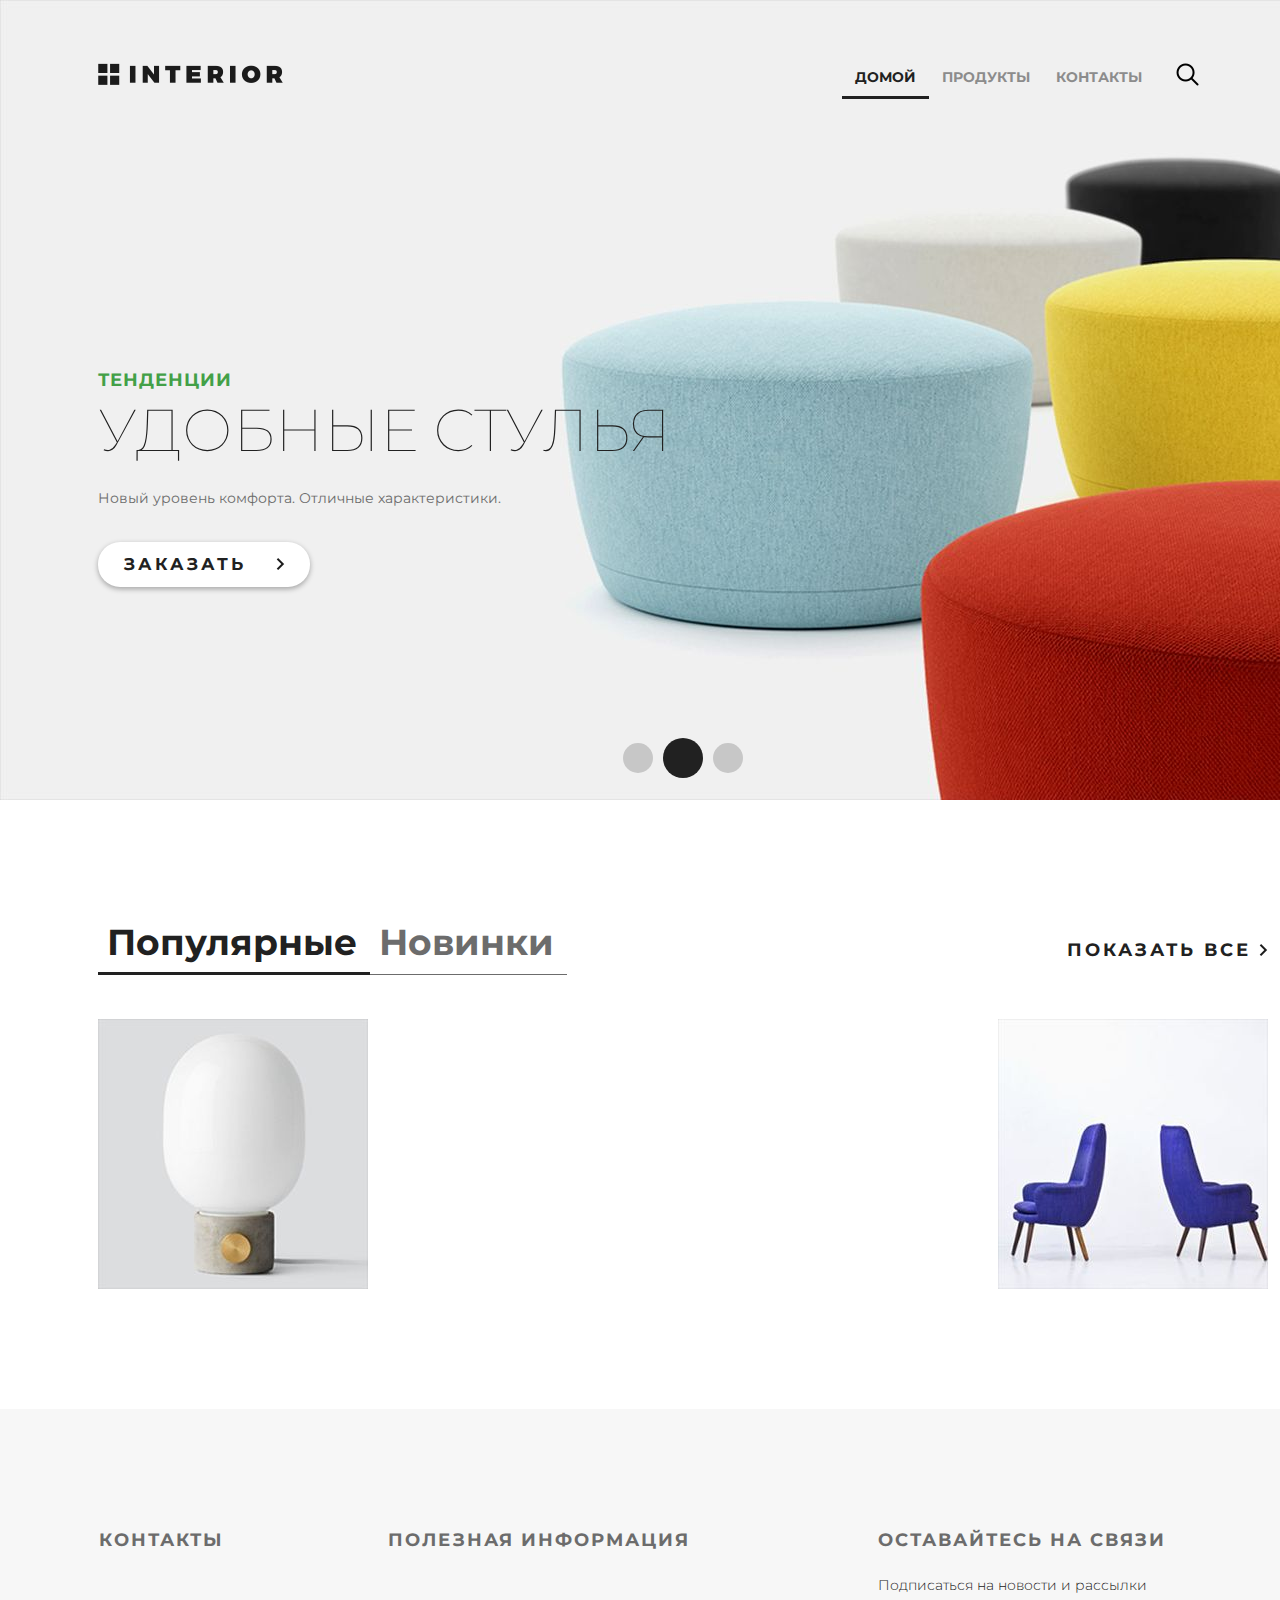
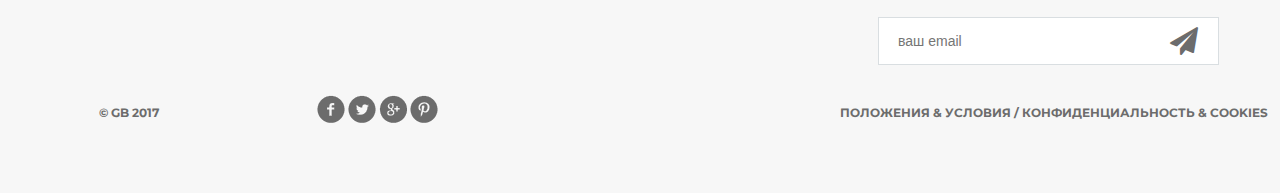
<file: base_site/index.html>
<!DOCTYPE html>
<html>
<head>
	<meta charset="utf-8">
	<title>Магазин</title>
	<link rel="stylesheet" type="text/css" href="style.css">
	<link rel="stylesheet" href="fonts/font-awesome/css/font-awesome.css">
</head>
<body>
	<div class="container">
		<div class="slider">
			<div class="header clearfix">
				<a href="index.html" class="logo"></a>
				<ul class="menu">
					<li><a href="index.html" class="active">домой</a></li>
					<li><a href="products.html">продукты</a></li>
					<li><a href="contact.html">контакты</a></li>
				</ul>
				<a href="#" class="search"></a>
			</div>
			<div class="text-slider">
				<h3 class="green">тенденции</h3>
				<h3 class="big"> удобные стулья</h3>
				<p>Новый уровень комфорта. Отличные характеристики.</p>
				<a href="#" class="button-order">заказать <img src="img/arrow.png" alt=""></a>
			</div>	
			<div class="navi">
				<a href="#"></a><a href="#"></a><a href="#"></a>
			</div>
		</div>

		<div class="featured">
			<div class="featured-menu">
					<a class="active" href="#">Популярные</a><a href="#">Новинки</a>
			</div>
			<a class="explore" href="#">показать все <img src="img/arrow.png" alt=""></a>
			<div class="clearfix">
			</div>
			<div class="tab-content">
				<div class="block">
					<a href="#"><img src="img/product-1.jpg" alt=""> 
						<div class="text">
							<img src="img/icon-hover.png" alt="img">
							<h4>Отличный стул</h4>
							<p>Расположитесь комфортно. </p>
						</div> 
					</a>
				</div>
				<div class="block">
					<a href="#"><img src="img/product-2.jpg" alt="">
						<div class="text">
							<img src="img/icon-hover.png" alt="">
							<h4>Стул повышенного качества</h4>
							<p>Не оторваться. </p>
						</div>
					</a>
				</div>	
			</div>
		</div>
		
		<div class="clr"></div>

	</div>

    <div class="footer">
        <div class="clearfix">
            <div class="text-footer">
                <h3>контакты</h3>
            </div>
            <div class="text-footer">
                <h3>полезная информация</h3>
            </div>
            <div class="text-footer clearfix">
                <h3>Оставайтесь на связи</h3>
                <p>Подписаться на новости и рассылки</p>
                <form>
                    <input type="email" name="email" placeholder="ваш email">
                    <a href="#"><i class="fa fa-paper-plane fa-2x" aria-hidden="true"></i></a>
                </form>
            </div>
        </div>
        <p class="small">&copy; GB 2017</p>
        <div class="social">
            <a href="#" class="social1"></a>
            <a href="#" class="social2"></a>
            <a href="#" class="social3"></a>
            <a href="#" class="social4"></a>
        </div>
        <p class="small">Положения &amp; Условия  /  Конфиденциальность &amp; Cookies</p>
    </div>	
	
</body>
</html>
</file>
<file: base_site/style.css>
@import url('https://fonts.googleapis.com/css?family=Montserrat:100,300,400,700');
* {
	margin: 0;
	padding: 0;
}

body {
	font-family: 'Montserrat', sans-serif;
}

html, body {
	height: 100%;
}

.clr {
	height: 384px;
}

.container {
	width: 1366px;
	margin: 0 auto;
	min-height: 100%;
}

.slider {
	height: 800px;
	background-image: url(img/slider.jpg); 
	padding-left: 98px;
	padding-right: 211px;
	position: relative;
}

.logo {
	background-image: url(img/logo.png);
	margin-top: 63px;
	width: 185px;
	height: 22px;
	float: left;
}

.menu {
	list-style-type: none;
	margin-top: 67px;
	float: right;
}
.menu li {
	float: left;
}
.menu a {
	color: #8c8c8c;
	font-size: 14px;
	font-weight: 700;
	text-align: right;
	text-transform: uppercase;
	text-decoration: none;
	padding: 10px 13px;
}
.menu .active {
	color: #212121;
	font-weight: 700;
	border-bottom: 3px solid #212121;
}
.menu a:hover {
	color: #212121;
	font-weight: 700;
	border-bottom: 3px solid #212121;
}
.menu a:active {
	color: #8c8c8c;
	font-weight: 700;
	border-bottom: 3px solid #212121;
}

.search {
	display: block;
	width: 23px;
	height: 23px;	
	background-image: url(img/search.png);
	position: absolute;
	top: 63px;
	left: 1176px;
}
.basket {
	display: block;
	width: 23px;
	height: 23px;	
	background-image: url(img/basket.png);
	position: absolute;
	top: 63px;
	left: 1210px;
}

.clearfix:after {
	content: "";
	display: block;
	clear: both;
}
.text-slider {
	margin-top: 288px;
	position: absolute;
}

.text-slider p {
	color:  #6c6c6c;
	font-size: 14px;
	text-align: left;
	width: 458px;
	line-height: 24px;
}

.button-order {
	background-color:  #ffffff;
	box-shadow: 0px 2px 4.85px 0.15px rgba(33, 33, 33, 0.35);
	width: 212px;
	height: 45px;
	display: block;
	text-transform: uppercase;
	text-align: center;
	border-radius: 22px;
	text-decoration: none;
	color:  #212121;
	font-size: 17px;
	font-weight: 700;
	line-height: 45px;
	margin-top: 32px; 
	letter-spacing: 3px;
}
.button-order:hover {
	box-shadow: none;
}
.button-order:active {
	box-shadow: none;
	margin-top: 35px;
}
.button-order img{
	padding-left: 22px;
}

.green {
	text-transform: uppercase;
	color:  #43a047;
	font-size: 18px;
	font-weight: 700;
	text-align: left;
	margin-bottom: 22px;
	line-height: 13px;
	letter-spacing: 1px;
}

.big {
	color:  #212121;
	font-size: 59px;
	line-height: 43px;
	text-transform: uppercase;
	font-weight: 100;
	margin-bottom: 34px;
}

.navi {
	position: absolute;
	bottom: 22px;
	right: 618px;
	display: flex;
	width: 130px;
	height: 40px;
	justify-content: space-between;
	align-items: center;
}
.navi a {
	display: block;
	width: 30px;
	height: 30px;
	border-radius: 50%;
	background-color: rgba(33, 33, 33, 0.2);
	float: left;
	margin: 0px 5px;
}
.navi a:nth-child(2) {
	display: block;
	width: 40px;
	height: 40px;
	border-radius: 50%;
	background-color: #212121;
	float: left;
	margin: 0px;
}
.navi a:hover {
	width: 40px;
	height: 40px;
	background-color: #212121;
	margin: 0px;
}

.featured {
	padding-left: 98px;
	padding-right: 98px;
}
.featured-menu {
	margin-top: 120px;
	width: 300px;
	height: 49px;
	float: left;
}
.featured-menu a {
	color: #6c6c6c;
	font-size: 36px;
	font-weight: 700;
	text-align: left;
	text-decoration: none;
	border-bottom: 1px solid #6c6c6c;
	padding-bottom: 10px;
	padding-right: 13px;
	padding-left: 9px;
}
.featured-menu .active {
	font-size: 36px;
	font-weight: 700;
	text-align: left;
	color: #212121;
	border-bottom: 3px solid #212121;
	padding-bottom: 8px;
}
.featured-menu a:hover {
	font-size: 36px;
	font-weight: 700;
	color: #212121;
	border-bottom: 3px solid #212121;
	padding-bottom: 8px;
}
.featured-menu a:active {
	font-size: 36px;
	font-weight: 700;
	color: #6c6c6c;
	border-bottom: 3px solid #212121;
	padding-bottom: 8px;
}

.explore {
	text-transform: uppercase;
	color:  #212121;
	font-size: 18px;
	font-weight: 700;
	line-height: 24px;
	text-align: center;
	float: right;
	margin-top: 138px;
	letter-spacing: 3px;
	text-decoration: none;
}
.explore:hover {
	border-bottom: 3px solid #212121;
}
.explore:active {
	color: #6c6c6c;
	border-bottom: 3px solid #6c6c6c;
}

.tab-content {
	margin-top: 50px;
	display: flex;
	justify-content: space-between;
	margin-bottom: 120px;
}
.tab-content .block {
	height: 270px;
	width: 270px;
	position: relative;
}
.tab-content a .text {
	display: none;
	height: 268px;
	width: 268px;
	background-color: #ffffff;
    opacity: 0.9;
    position: absolute;
    top: 0;
    text-align: center;
    border: 1px solid #9c9c9c;
}
.tab-content a .text h4 {
	color:  #212121;
	font-size: 22px;
	font-weight: 700;
	line-height: 30px;
	text-align: center;
}
.tab-content a .text p {
	color:  #6c6c6c;
	font-size: 14px;
	font-weight: 300;
	text-align: center;
	margin: 15px 15px;
}
.tab-content a .text img {
	margin: 70px auto 0;
}
.tab-content a:hover .text {
	display: block;
}

.promo-content-1 {
	background-image: url(img/promo-img1.jpg);
	width: 683px;
	height: 683px;
	float: left;
}
.promo-content-2 {
	background-image: url(img/promo-img2.jpg);
	width: 683px;
	height: 683px;
	float: right;
}

.text-promo {
	width: 374px;
	padding-left: 52px;
	margin-top: 228px;
}
.text-promo p {
	color:  #6c6c6c;
	font-size: 14px;
	text-align: left;
	line-height: 24px;
}

.blue {
	text-transform: uppercase;
	color: #1e88e5;
	font-size: 18px;
	font-weight: 700;
	text-align: left;
	margin-bottom: 18px;
	line-height: 13px;
	letter-spacing: 1px;
}

.big-bold {
	color:  #212121;
	font-size: 36px;
	font-weight: 700;
	text-align: left;
	margin-bottom: 24px;
	line-height: 36px;
}

.trending {
	padding-left: 83px;
	padding-right: 83px;
}
.title {
	height: 152px;
	margin-right: 15px;
}
.title h2 {
	float: left;
	margin-top: 118px;
	color:  #212121;
	font-size: 36px;
	font-weight: 700;
	text-align: left;
	margin-left: 15px;

}

.trending-products {
	margin-top: 53px;
	
}
.trending-products .block a img {
	float: left;
}
.trending-products .block {
	float: left;
	margin: 15px;
	display: block;
	height: 370px;
	width: 370px;
	position: relative;
}
.trending-products a .text {
	display: none;
	height: 368px;
	width: 368px;
	background-color: #ffffff;
    opacity: 0.9;
    position: absolute;
    top: 0;
    text-align: center;
    border: 1px solid #9c9c9c;
}
.trending-products a .text h4 {
	color:  #212121;
	font-size: 30px;
	font-weight: 700;
	line-height: 30px;
	text-align: center;
}
.trending-products a .text p {
	color:  #6c6c6c;
	font-size: 20px;
	font-weight: 300;
	text-align: center;
	margin: 15px 15px;
}
.trending-products a .text img {
	float: none;
	margin-top: 80px;
}
.trending-products a:hover .text{
	display: block;
}

.hot-deal {
	margin-top: 105px;
	height: 800px;
	padding-left: 98px;
	background-image: url(img/slider-hotdeal.jpg);
	position: relative;
}
.text-hotDeal {
	width: 460px;
	margin-top: 287px;
	position: absolute;
}

.red {
	text-transform: uppercase;
	color: #e53935;
	font-size: 18px;
	font-weight: 700;
	text-align: left;
	letter-spacing: 1px;
	line-height: 17px;
	margin-bottom: 22px;
}

.exclusive {
	padding-top: 120px;
	padding-left: 98px;
	padding-right: 98px;
}
.exclusive-big {
	height: 570px;
	width: 570px;	
	float: left;
	background-image: url(img/product-1-lg.jpg);
}
.exclusive-small {
	width: 570px;
	height: 570px;
	float: right;
}
.exclusive-small .block {
		height: 270px;
		width: 270px;
		position: relative;
		float: left;
}
.exclusive-small .block:nth-child(odd) {
		margin-right: 30px;
}
.exclusive-small .block:first-child, .exclusive-small .block:nth-child(2) {
		margin-bottom: 30px;
}
.exclusive-small a .text {
	display: none;
	height: 268px;
	width: 268px;
	background-color: #ffffff;
    opacity: 0.9;
    position: absolute;
    top: 0;
    text-align: center;
    border: 1px solid #9c9c9c;
}
.exclusive-small a .text h4 {
	color:  #212121;
	font-size: 22px;
	font-weight: 700;
	line-height: 30px;
	text-align: center;
}
.exclusive-small a .text p {
	color:  #6c6c6c;
	font-size: 14px;
	font-weight: 300;
	text-align: center;
	margin: 15px 15px;
}
.exclusive-small a .text img {
	margin: 70px auto 0;
}
.exclusive-small a:hover .text {
	display: block;
}

.text-exclusive {
	width: 332px;
	padding-left: 30px;
	padding-top: 186px;
}

.mobile {
	height: 516px;
	margin-top: 90px;
	background-image: url(img/mobile-back.jpg);
	padding-left: 99px;
	position: relative;
}
.text-mobile {
	width: 450px;
	margin-top: 125px;
	position: absolute;
}

.grey {
	color:  #6c6c6c;
	font-size: 18px;
	font-weight: 700;
	line-height: 16px;
	text-align: left;
	text-transform: uppercase;
	margin-bottom: 22px;
}

.big-mobile {
	color:  #212121;
	font-size: 59px;
	line-height: 67px;
	text-transform: uppercase;
	font-weight: 100;
	margin-bottom: 26px;
}
.text-mobile a img {
	float: left;
	padding-right: 10px;
	margin-top: 33px;
}
.text-mobile p {
	font-size: 22px;
	color: #6c6c6c;
}

.footer {
	height: 384px;
	width: 1169px;
	background-color: #f7f7f7;
	padding-left: 99px;
	padding-right: 98px;
	margin: -384px auto 0;
	clear: both;
}
.footer form {
	position: relative;
}
.footer form a i {
	display: block;
	width: 21px;
	height: 21px;
	position: absolute;
	z-index: 2;
	top: 10px;
    right: 50px;
    color: #6c6c6c;
}
.text-footer {
	margin-top: 120px;
	width: 221px;
	float: left;
	margin-right: 68px;
}
.text-footer:last-child {
	margin-right: 0;
}
.text-footer h3 {
	text-transform: uppercase; 
	color:  #6c6c6c;
	font-size: 18px;
	font-weight: 700;
	text-align: left;
	margin-bottom: 22px;
	letter-spacing: 2px;
}
.text-footer p {
	color:  #212121;
	font-size: 14px;/* Приближение из-за подстановки шрифтов */
	font-weight: 300;
	line-height: 24px;/* Приближение из-за подстановки шрифтов */
	text-align: left;
	margin-bottom: 20px;
}
.text-footer a {
	text-decoration: none;
	text-transform: uppercase;
	color:  #212121;
	font-size: 14px;
	font-weight: 700;
	line-height: 26px;
	text-align: left;
}
.text-footer a:hover {
	border-bottom: 2px solid #212121;
}
.text-footer a:active {
	color: #6c6c6c;
	border-bottom: 2px solid #6c6c6c;
}

table {
	width: 100%;
}
td:first-child {
	width: 235px;
}

.text-footer:nth-child(2) {
	width: 422px;
}
.text-footer:nth-child(3) {
	width: 363px;
}
.text-footer input {
	border-width: 1px;
	border-color:  #d9dee1;
	border-style: solid;
	background-color:  #ffffff;
	width: 250px;
	height: 46px;
	outline: none;
	color:  #6c6c6c;
	font-size: 14px;
	font-weight: 300;
	line-height: 22px;
	text-align: left;
	padding-left: 19px;
	padding-right: 70px;
}
.text-footer input:focus {
	border-width: 1px;
	border-color:  #6c6c6c;
	border-style: solid;
}
.footer .small {
	text-transform: uppercase;
	float: left;
	color:  #6c6c6c;
	font-size: 12px;
	font-weight: 700;
	line-height: 26px;
	text-align: left;
	margin-top: 35px;
}

.social {
	height: 28px;
	width: 121px;
	float: left;
	margin-left: 158px;
	margin-top: 30px;
}
.social1{
	background: url(img/social-links.png);
	height: 28px;
	width: 28px;
	float: left;

}
.social2{
	background: url(img/social-links.png);
	background-position: -34px 0px;
	height: 28px;
	width: 28px;
	float: left;
	margin-left: 3px;
}
.social3{
	background: url(img/social-links.png);
	background-position: -67px 0px;
	height: 28px;
	width: 28px;
	float: left;
	margin-left: 3px;
}
.social4{
	background: url(img/social-links.png);
	background-position: -101px 0px;
	height: 28px;
	width: 28px;
	float: left;
	margin-left: 3px;
}

.footer .small:nth-child(4) {
	float: right;
}

.hero {
	background-color: #f5f5f5;
	height: 360px;
	padding-left: 98px;
	padding-right: 211px;
	position: relative;
}
.hero h1 {
	color:  #212121;
	font-size: 62px;
	font-weight: 100;
	text-align: left;
	margin-top: 142px;
	text-transform: uppercase;
	/*text-transform: capitalize;*/
}

.location {
	padding: 0px 97px;
}
.location-1 {
	height: 368px;
	width: 368px;
	border: 1px solid #9c9c9c;
	margin: 71px 28px 122px 0px;
	float: left;
}
.location-1:last-child {
	margin: 71px 0px 122px 0px;
}
.location i {
	display: block;
	margin: 48px auto 0px;
	width: 38px;
}
.location h4 {
	margin: 23px auto 23px;
	text-transform: uppercase;
	text-align: center;
	color: #212121;
	font-size: 22px;
	font-weight: 700;
	line-height: 16px;
}

.contacts {
	text-align: center;
	margin-bottom: 15px;
	line-height: 14px;
	color:  #212121;
	font-size: 14px;
	font-weight: 700;
}
.contacts h5 {
	color: #6c6c6c;
	font-size: 14px;
	font-weight: 700;
}

.tab-control {
	text-transform: uppercase;
	list-style-type: none;
	margin-top: 71px;
	margin-left: 15px;
}
.tab-control li {
	float: left;
	border-bottom: 1px solid #6c6c6c;
	padding-bottom: 19px;	
} 
.tab-control a {
	color: #6c6c6c;
	font-size: 18px;
	font-weight: 700;
	text-decoration: none;
	padding: 0px 35px 16px 7px;
	letter-spacing: 1px;
}
.tab-control .active {
	border-bottom: 3px solid #212121;
	color: #212121;
}
.tab-control a:hover {
	color: #212121;
	font-weight: 700;
	border-bottom: 3px solid #212121;
}
.tab-control a:active {
	color: #8c8c8c;
	font-weight: 700;
	border-bottom: 3px solid #212121;
}

.products-box {
	padding: 0px 83px;
}
.products {
	margin-top: 50px;
	margin-bottom: 56px;
}
.products .block a img {
	float: left;
}
.products .block {
	float: left;
	margin: 15px;
	display: block;
	height: 370px;
	width: 370px;
	position: relative;
}
.products a .text {
	display: none;
	height: 368px;
	width: 368px;
	background-color: #ffffff;
    opacity: 0.9;
    position: absolute;
    top: 0;
    text-align: center;
    border: 1px solid #9c9c9c;
}
.products a .text h4 {
	color:  #212121;
	font-size: 30px;
	font-weight: 700;
	line-height: 30px;
	text-align: center;
}
.products a .text p {
	color:  #6c6c6c;
	font-size: 20px;
	font-weight: 300;
	text-align: center;
	margin: 15px 15px;
}
.products a .text img {
	float: none;
	margin-top: 80px;
}
.products a:hover .text{
	display: block;
}

.loading {
	text-align: center;
	margin-bottom: 140px;
}

.hero-white {
	background-color: #fff;
	height: 119px;
	padding-left: 98px;
	padding-right: 211px;
	position: relative;
}

.links {
	height: 70px;
	background-color: #f4f4f4;
	position: relative;
	padding-left: 360px;
}
.links-menu {
	margin:	27px auto 0px;	
	position: absolute;
}
.links-menu li {
	float: left;
	list-style-type: none;
	padding-right: 42px;
}
.links-menu li a {
	text-decoration: none;
	color:  #6c6c6c;
	font-size: 18px;
	font-weight: 700;
	text-transform: uppercase;
}
.links-menu .active {
	color:  #212121;
	font-size: 18px;
	font-weight: 700;
}
.links-menu li a:hover {
	color:  #212121;
	font-size: 18px;
	font-weight: 700;
}
.links-menu li a:active {
	color:  #6c6c6c;
	font-size: 18px;
	font-weight: 700;
}

.details-products {
	padding-left: 98px;
	padding-right: 98px;
	margin-top: 98px;
	height: 651px; 
}
.details-slider {
	width: 570px;
	float: left;
	margin-right: 30px;
}
.slider-product {
	width: 570px;
	height: 570px;
}
.slider-control {
	width: 420px;
	height: 70px;
	margin: 11px auto 0px;
	padding-left: 150px
}
.slider-control .block {
	height: 70px;
	width: 70px;
	position: relative;
	float: left;
	margin-right: 10px;
}
.slider-control a .text {
	display: none;
	height: 70px;
	width: 70px;
	background-color: #fff;
    opacity: 0.7;
    position: absolute;
    top: 0;    
}
.slider-control a:hover .text {
	display: block;
}

.description {
	width: 535px;
	float: right;
	padding-left: 35px
}
.description .big-bold {
	/*text-transform: capitalize;*/
	color:  #212121;
	font-size: 36px;
	font-weight: 700;
	text-align: center;
	margin-top: 47px;
	margin-bottom: 0px;
}
.description .red {
	text-transform: uppercase;
	color: #e53935;
	font-size: 18px;
	font-weight: 700;
	text-align: center;
	letter-spacing: 1px;
	line-height: 17px;
	margin-top: 23px;
	margin-bottom: 36px;
}
.description .price {
	color:  #212121;
	font-size: 72px;
	font-weight: 300;
	line-height: 48px;
	text-align: center;
}
.description .price span {
	color:  #212121;
	font-size: 36px;
	font-weight: 300;
	line-height: 48px;
	text-align: center;
}

.red-button {
	display: block;
	height: 71px;
	width: 510px;
	border-radius: 35px;
	background-color: #f44336;
	text-align: center;
	text-transform: uppercase;
	text-decoration: none;
	color:  #ffffff;
	font-size: 22px;
	font-weight: 700;
	line-height: 24px;
	box-shadow: 0px 2px 4.85px 0.15px rgba(33, 33, 33, 0.35);
	line-height: 70px;
	letter-spacing: 6px;
	margin-top: 31px;
}
.red-button:hover {
	box-shadow: none;
}
.red-button:active {
	box-shadow: none;
	background-color: #d41306;
}

.description-text {
	margin-top: 50px;
	color:  #212121;
	font-size: 16px;
	font-weight: 300;
	line-height: 24px;
	text-align: left;
}
.description-text p {
	margin-bottom: 0.5em;
}

.related {
	padding: 0px 98px;
}
.related .title {
	height: 343px;
	margin-right: 0;
}
.related .title h2 {
	margin-top: 245px;
}
.related .title .explore {
	margin-top: 262px;
}
.related-products {
	margin-bottom: 120px;
}
.related-products .block a img {
	float: left;
}
.related-products .block {
	float: left;
	margin-right: 30px;
	display: block;
	height: 370px;
	width: 370px;
	position: relative;
}
.related-products .block:nth-child(3n) {
	margin-right: 0px;
}
.related-products a .text {
	display: none;
	height: 368px;
	width: 368px;
	background-color: #ffffff;
    opacity: 0.9;
    position: absolute;
    top: 0;
    text-align: center;
    border: 1px solid #9c9c9c;
}
.related-products a .text h4 {
	color:  #212121;
	font-size: 30px;
	font-weight: 700;
	line-height: 30px;
	text-align: center;
}
.related-products a .text p {
	color:  #6c6c6c;
	font-size: 20px;
	font-weight: 300;
	text-align: center;
	margin: 15px 15px;
}
.related-products a .text img {
	float: none;
	margin-top: 80px;
}
.related-products a:hover .text{
	display: block;
}
</file>
